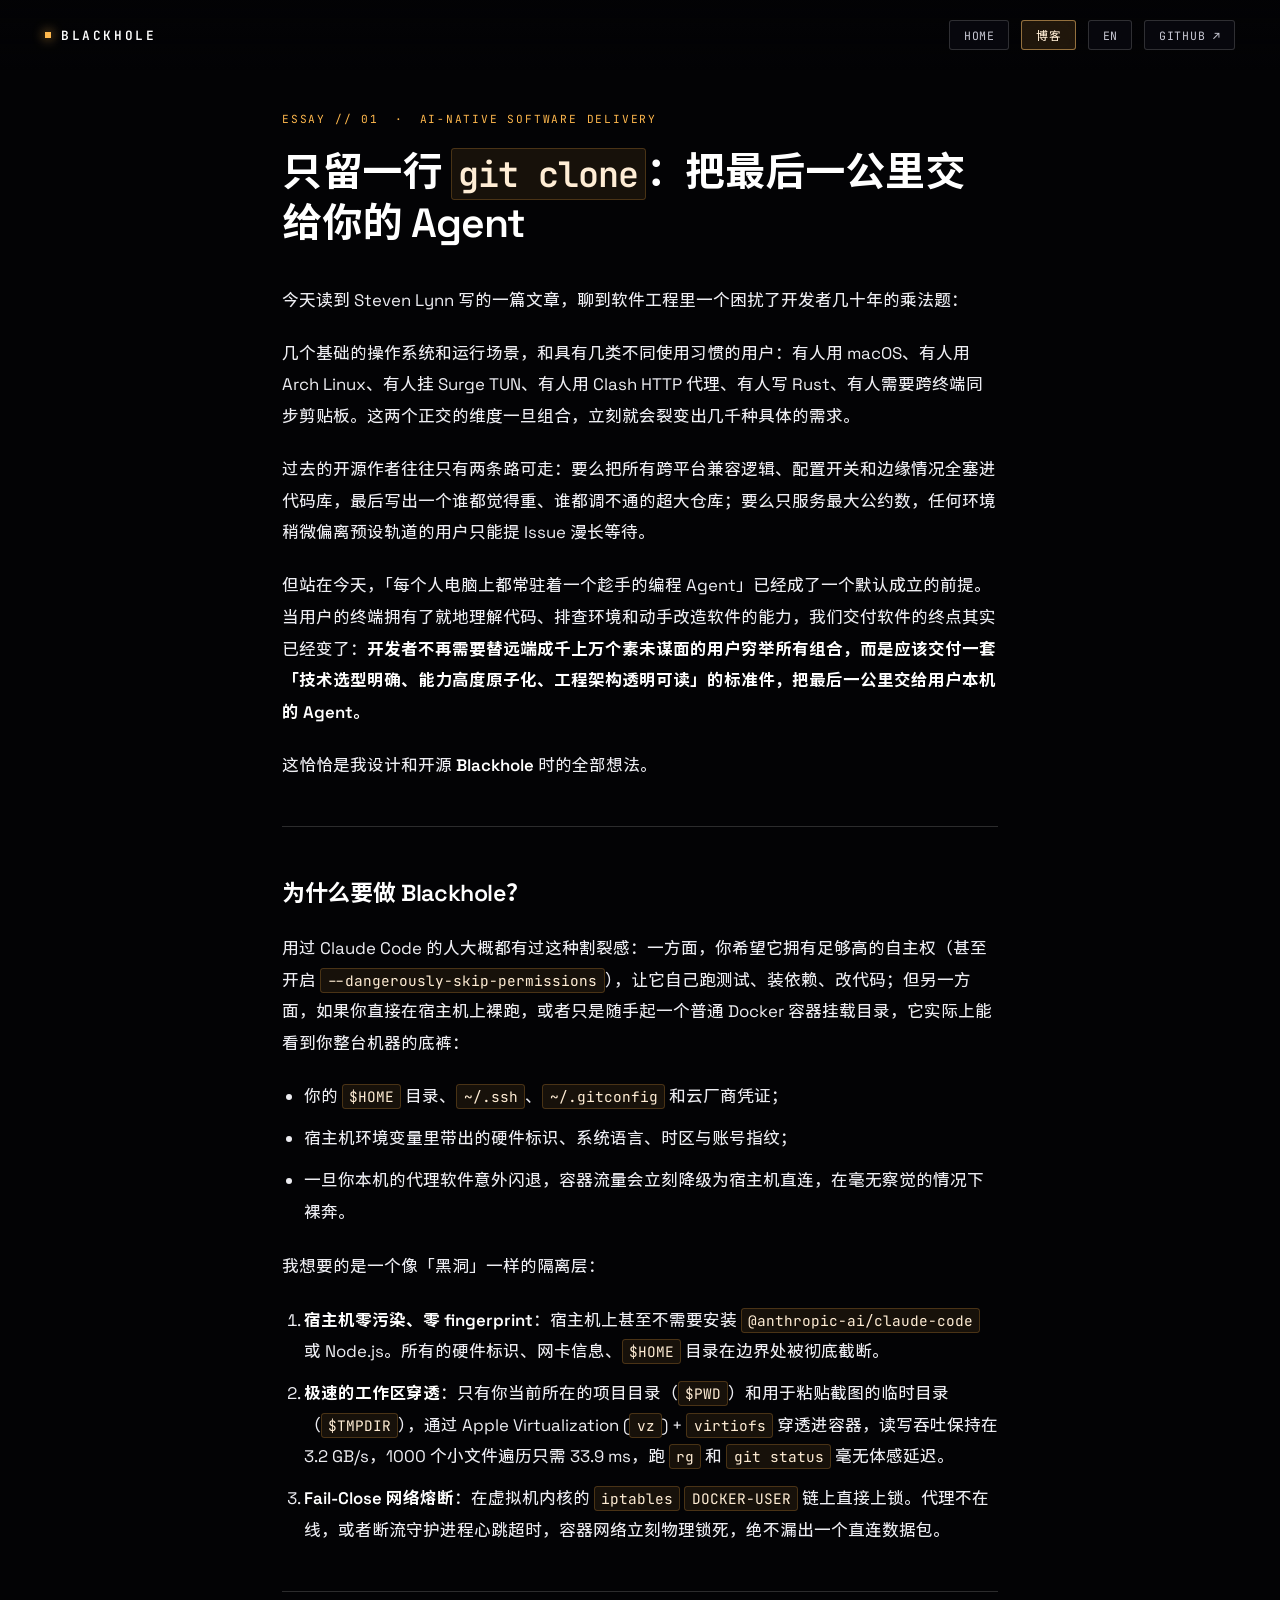
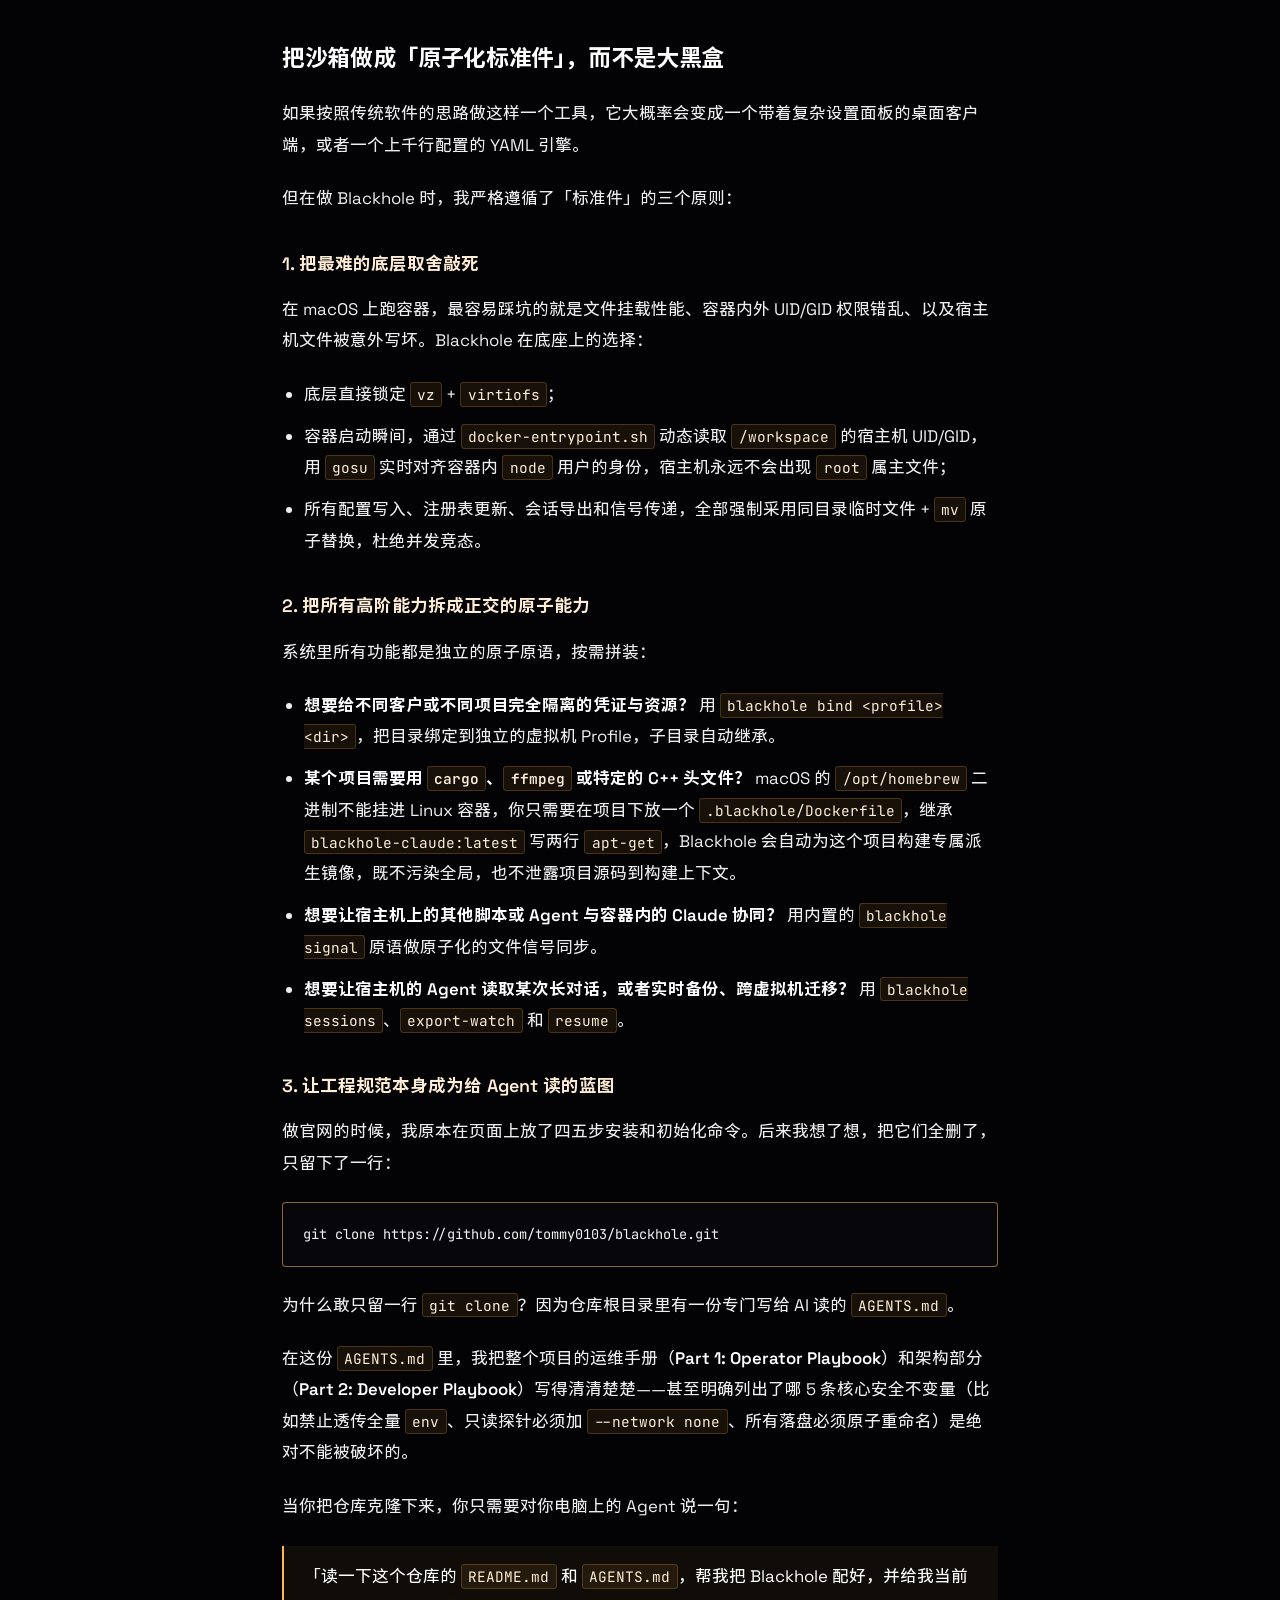
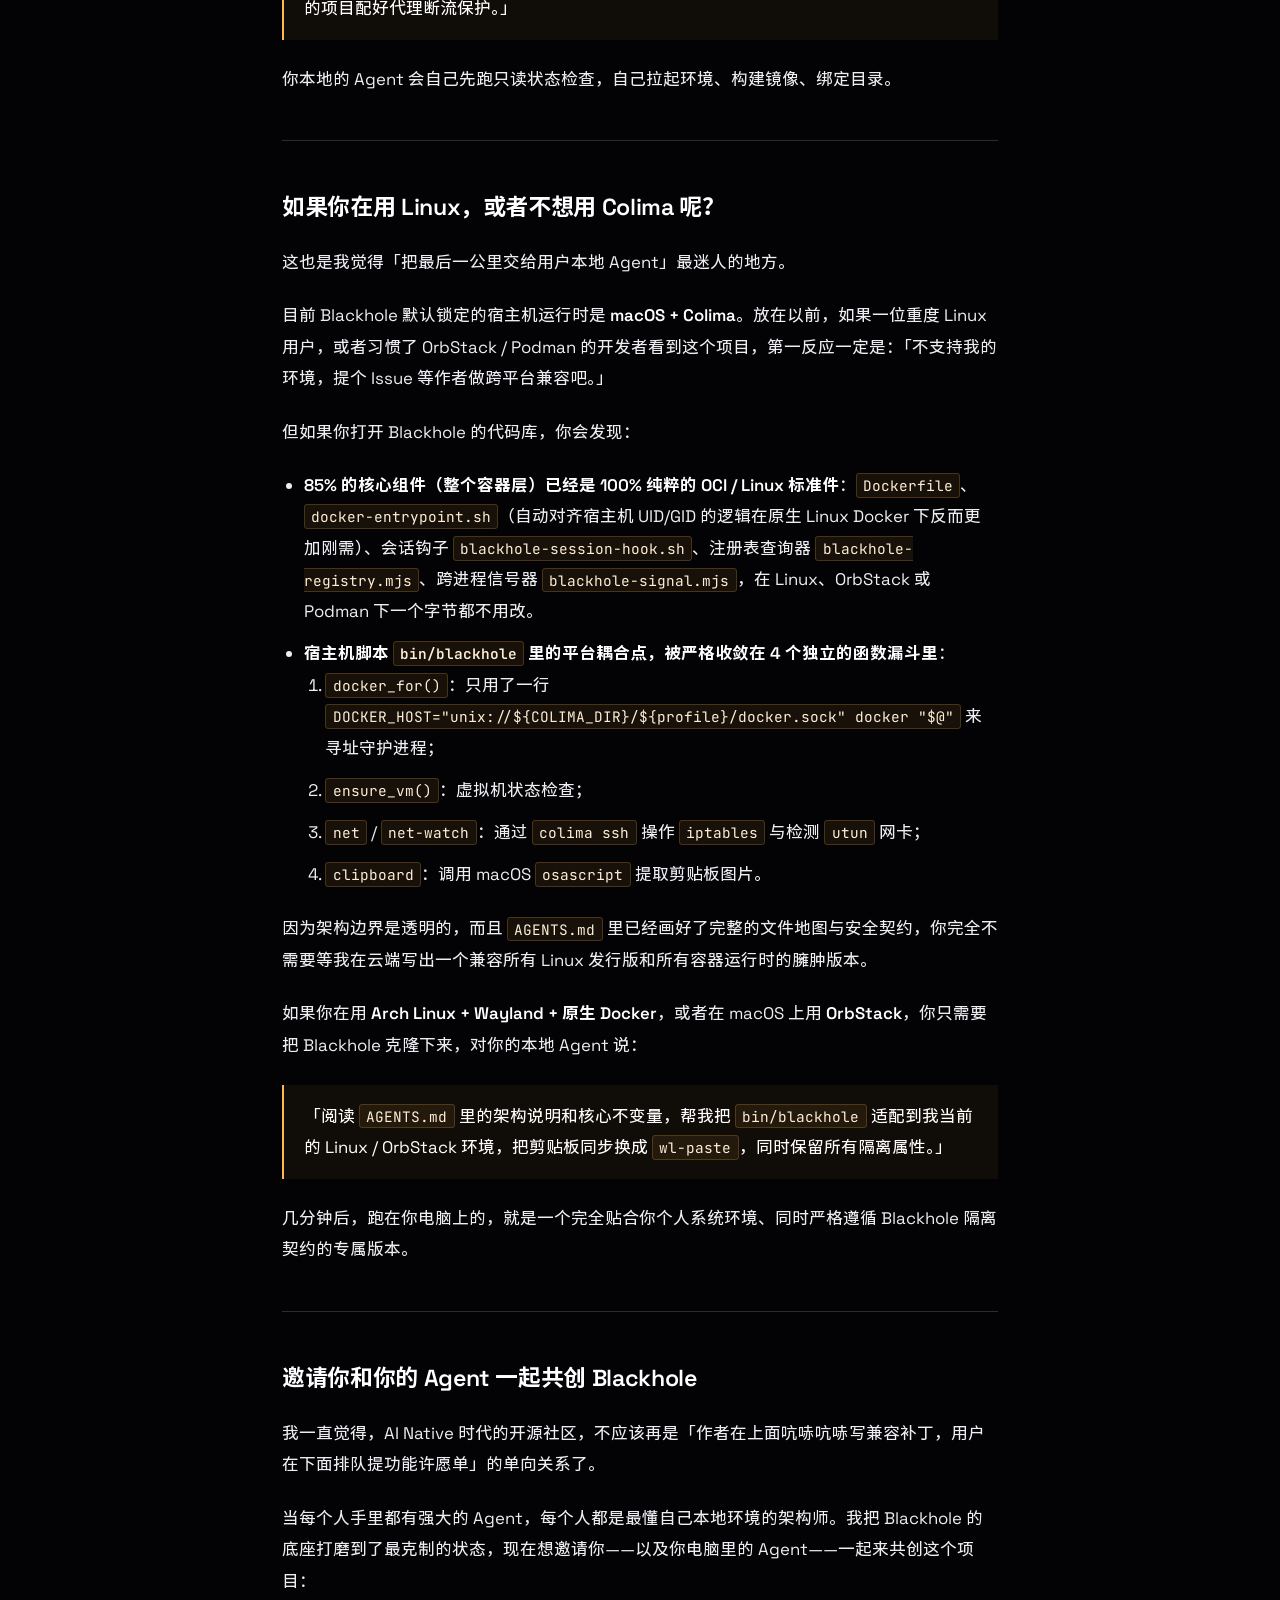
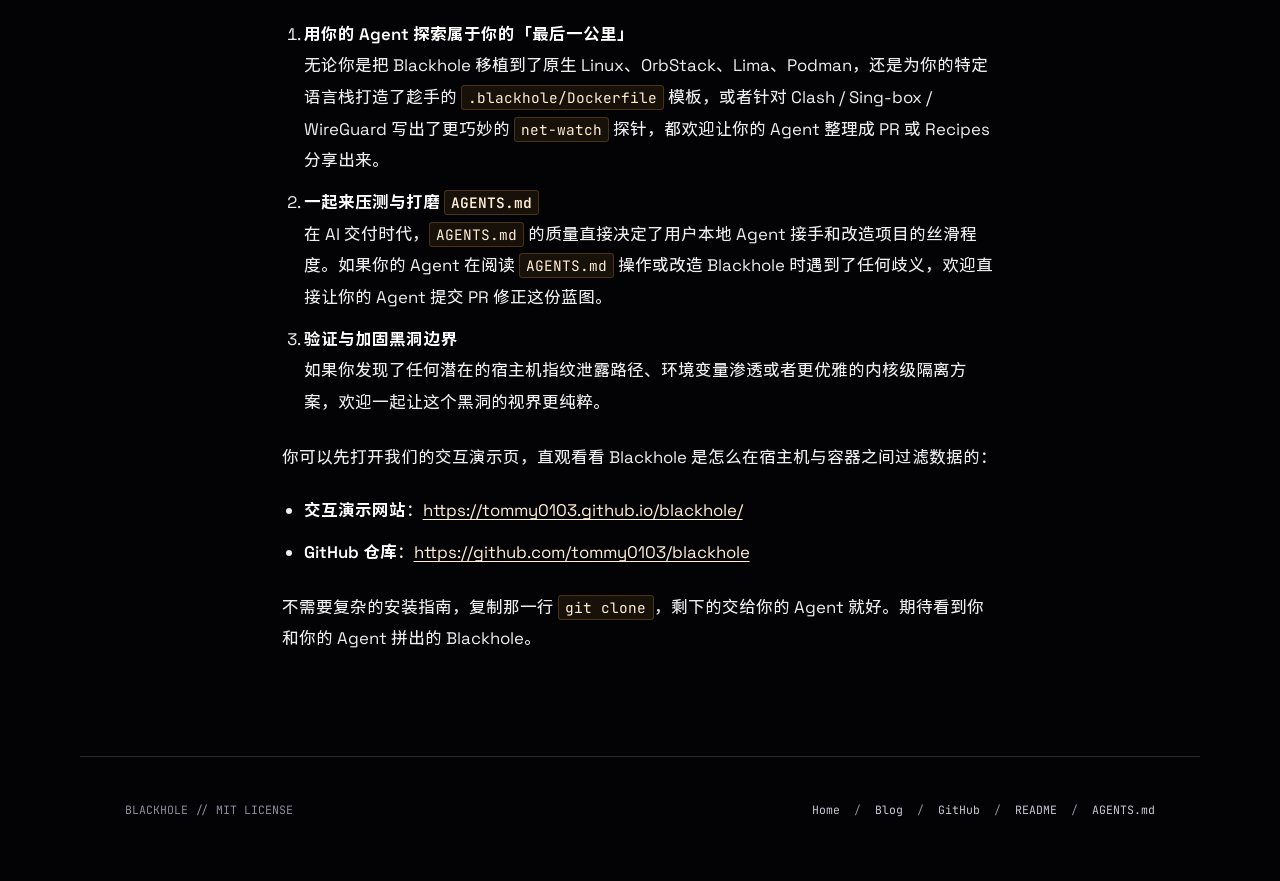
<file: blog.html>
<!DOCTYPE html>
<html lang="zh-CN">
<head>
  <meta charset="UTF-8" />
  <meta name="viewport" content="width=device-width, initial-scale=1.0" />
  <title>BLACKHOLE // BLOG — 只留一行 git clone：把最后一公里交给你的 Agent</title>
  <link rel="preconnect" href="https://fonts.googleapis.com" />
  <link rel="preconnect" href="https://fonts.gstatic.com" crossorigin />
  <link href="https://fonts.googleapis.com/css2?family=JetBrains+Mono:wght@400;500;600&family=Space+Grotesk:wght@400;500;600;700&display=swap" rel="stylesheet" />
  <link rel="stylesheet" href="./styles.css" />
</head>
<body>
  <!-- Minimal Top Bar -->
  <header class="topbar">
    <a href="./index.html" class="brand-mark">
      <span class="status-indicator-dot"></span>
      <span>BLACKHOLE</span>
    </a>

    <div class="top-actions">
      <a href="./index.html" class="hud-btn" id="nav-home">HOME</a>
      <a href="./blog.html" class="hud-btn active-nav" id="nav-blog">博客</a>
      <button id="blog-lang-toggle" class="hud-btn" type="button">EN</button>
      <a href="https://github.com/tommy0103/blackhole" target="_blank" rel="noopener noreferrer" class="hud-btn">GITHUB ↗</a>
    </div>
  </header>

  <main class="blog-shell">
    <!-- CHINESE ARTICLE (DEFAULT, MATCHING website/article.md) -->
    <article id="article-zh" class="blog-article">
      <div class="blog-meta">
        <span>ESSAY // 01</span>
        <span>·</span>
        <span>AI-NATIVE SOFTWARE DELIVERY</span>
      </div>

      <h1 class="blog-title">
        只留一行 <code>git clone</code>：把最后一公里交给你的 Agent
      </h1>

      <p>今天读到 Steven Lynn 写的一篇文章，聊到软件工程里一个困扰了开发者几十年的乘法题：</p>

      <p>几个基础的操作系统和运行场景，和具有几类不同使用习惯的用户：有人用 macOS、有人用 Arch Linux、有人挂 Surge TUN、有人用 Clash HTTP 代理、有人写 Rust、有人需要跨终端同步剪贴板。这两个正交的维度一旦组合，立刻就会裂变出几千种具体的需求。</p>

      <p>过去的开源作者往往只有两条路可走：要么把所有跨平台兼容逻辑、配置开关和边缘情况全塞进代码库，最后写出一个谁都觉得重、谁都调不通的超大仓库；要么只服务最大公约数，任何环境稍微偏离预设轨道的用户只能提 Issue 漫长等待。</p>

      <p>但站在今天，「每个人电脑上都常驻着一个趁手的编程 Agent」已经成了一个默认成立的前提。当用户的终端拥有了就地理解代码、排查环境和动手改造软件的能力，我们交付软件的终点其实已经变了：<strong>开发者不再需要替远端成千上万个素未谋面的用户穷举所有组合，而是应该交付一套「技术选型明确、能力高度原子化、工程架构透明可读」的标准件，把最后一公里交给用户本机的 Agent。</strong></p>

      <p>这恰恰是我设计和开源 <strong>Blackhole</strong> 时的全部想法。</p>

      <hr />

      <h2>为什么要做 Blackhole？</h2>

      <p>用过 Claude Code 的人大概都有过这种割裂感：一方面，你希望它拥有足够高的自主权（甚至开启 <code>--dangerously-skip-permissions</code>），让它自己跑测试、装依赖、改代码；但另一方面，如果你直接在宿主机上裸跑，或者只是随手起一个普通 Docker 容器挂载目录，它实际上能看到你整台机器的底裤：</p>

      <ul>
        <li>你的 <code>$HOME</code> 目录、<code>~/.ssh</code>、<code>~/.gitconfig</code> 和云厂商凭证；</li>
        <li>宿主机环境变量里带出的硬件标识、系统语言、时区与账号指纹；</li>
        <li>一旦你本机的代理软件意外闪退，容器流量会立刻降级为宿主机直连，在毫无察觉的情况下裸奔。</li>
      </ul>

      <p>我想要的是一个像「黑洞」一样的隔离层：</p>

      <ol>
        <li><strong>宿主机零污染、零 fingerprint</strong>：宿主机上甚至不需要安装 <code>@anthropic-ai/claude-code</code> 或 Node.js。所有的硬件标识、网卡信息、<code>$HOME</code> 目录在边界处被彻底截断。</li>
        <li><strong>极速的工作区穿透</strong>：只有你当前所在的项目目录（<code>$PWD</code>）和用于粘贴截图的临时目录（<code>$TMPDIR</code>），通过 Apple Virtualization (<code>vz</code>) + <code>virtiofs</code> 穿透进容器，读写吞吐保持在 3.2 GB/s，1000 个小文件遍历只需 33.9 ms，跑 <code>rg</code> 和 <code>git status</code> 毫无体感延迟。</li>
        <li><strong>Fail-Close 网络熔断</strong>：在虚拟机内核的 <code>iptables</code> <code>DOCKER-USER</code> 链上直接上锁。代理不在线，或者断流守护进程心跳超时，容器网络立刻物理锁死，绝不漏出一个直连数据包。</li>
      </ol>

      <hr />

      <h2>把沙箱做成「原子化标准件」，而不是大黑盒</h2>

      <p>如果按照传统软件的思路做这样一个工具，它大概率会变成一个带着复杂设置面板的桌面客户端，或者一个上千行配置的 YAML 引擎。</p>

      <p>但在做 Blackhole 时，我严格遵循了「标准件」的三个原则：</p>

      <h3>1. 把最难的底层取舍敲死</h3>

      <p>在 macOS 上跑容器，最容易踩坑的就是文件挂载性能、容器内外 UID/GID 权限错乱、以及宿主机文件被意外写坏。Blackhole 在底座上的选择：</p>

      <ul>
        <li>底层直接锁定 <code>vz</code> + <code>virtiofs</code>；</li>
        <li>容器启动瞬间，通过 <code>docker-entrypoint.sh</code> 动态读取 <code>/workspace</code> 的宿主机 UID/GID，用 <code>gosu</code> 实时对齐容器内 <code>node</code> 用户的身份，宿主机永远不会出现 <code>root</code> 属主文件；</li>
        <li>所有配置写入、注册表更新、会话导出和信号传递，全部强制采用同目录临时文件 + <code>mv</code> 原子替换，杜绝并发竞态。</li>
      </ul>

      <h3>2. 把所有高阶能力拆成正交的原子能力</h3>

      <p>系统里所有功能都是独立的原子原语，按需拼装：</p>

      <ul>
        <li><strong>想要给不同客户或不同项目完全隔离的凭证与资源？</strong> 用 <code>blackhole bind &lt;profile&gt; &lt;dir&gt;</code>，把目录绑定到独立的虚拟机 Profile，子目录自动继承。</li>
        <li><strong>某个项目需要用 <code>cargo</code>、<code>ffmpeg</code> 或特定的 C++ 头文件？</strong> macOS 的 <code>/opt/homebrew</code> 二进制不能挂进 Linux 容器，你只需要在项目下放一个 <code>.blackhole/Dockerfile</code>，继承 <code>blackhole-claude:latest</code> 写两行 <code>apt-get</code>，Blackhole 会自动为这个项目构建专属派生镜像，既不污染全局，也不泄露项目源码到构建上下文。</li>
        <li><strong>想要让宿主机上的其他脚本或 Agent 与容器内的 Claude 协同？</strong> 用内置的 <code>blackhole signal</code> 原语做原子化的文件信号同步。</li>
        <li><strong>想要让宿主机的 Agent 读取某次长对话，或者实时备份、跨虚拟机迁移？</strong> 用 <code>blackhole sessions</code>、<code>export-watch</code> 和 <code>resume</code>。</li>
      </ul>

      <h3>3. 让工程规范本身成为给 Agent 读的蓝图</h3>

      <p>做官网的时候，我原本在页面上放了四五步安装和初始化命令。后来我想了想，把它们全删了，只留下了一行：</p>

      <pre><code>git clone https://github.com/tommy0103/blackhole.git</code></pre>

      <p>为什么敢只留一行 <code>git clone</code>？因为仓库根目录里有一份专门写给 AI 读的 <code>AGENTS.md</code>。</p>

      <p>在这份 <code>AGENTS.md</code> 里，我把整个项目的运维手册（<strong>Part 1: Operator Playbook</strong>）和架构部分（<strong>Part 2: Developer Playbook</strong>）写得清清楚楚——甚至明确列出了哪 5 条核心安全不变量（比如禁止透传全量 <code>env</code>、只读探针必须加 <code>--network none</code>、所有落盘必须原子重命名）是绝对不能被破坏的。</p>

      <p>当你把仓库克隆下来，你只需要对你电脑上的 Agent 说一句：</p>

      <blockquote>
        <p>「读一下这个仓库的 <code>README.md</code> 和 <code>AGENTS.md</code>，帮我把 Blackhole 配好，并给我当前的项目配好代理断流保护。」</p>
      </blockquote>

      <p>你本地的 Agent 会自己先跑只读状态检查，自己拉起环境、构建镜像、绑定目录。</p>

      <hr />

      <h2>如果你在用 Linux，或者不想用 Colima 呢？</h2>

      <p>这也是我觉得「把最后一公里交给用户本地 Agent」最迷人的地方。</p>

      <p>目前 Blackhole 默认锁定的宿主机运行时是 <strong>macOS + Colima</strong>。放在以前，如果一位重度 Linux 用户，或者习惯了 OrbStack / Podman 的开发者看到这个项目，第一反应一定是：「不支持我的环境，提个 Issue 等作者做跨平台兼容吧。」</p>

      <p>但如果你打开 Blackhole 的代码库，你会发现：</p>

      <ul>
        <li><strong>85% 的核心组件（整个容器层）已经是 100% 纯粹的 OCI / Linux 标准件</strong>：<code>Dockerfile</code>、<code>docker-entrypoint.sh</code>（自动对齐宿主机 UID/GID 的逻辑在原生 Linux Docker 下反而更加刚需）、会话钩子 <code>blackhole-session-hook.sh</code>、注册表查询器 <code>blackhole-registry.mjs</code>、跨进程信号器 <code>blackhole-signal.mjs</code>，在 Linux、OrbStack 或 Podman 下一个字节都不用改。</li>
        <li><strong>宿主机脚本 <code>bin/blackhole</code> 里的平台耦合点，被严格收敛在 4 个独立的函数漏斗里</strong>：
          <ol>
            <li><code>docker_for()</code>：只用了一行 <code>DOCKER_HOST="unix://${COLIMA_DIR}/${profile}/docker.sock" docker "$@"</code> 来寻址守护进程；</li>
            <li><code>ensure_vm()</code>：虚拟机状态检查；</li>
            <li><code>net</code> / <code>net-watch</code>：通过 <code>colima ssh</code> 操作 <code>iptables</code> 与检测 <code>utun</code> 网卡；</li>
            <li><code>clipboard</code>：调用 macOS <code>osascript</code> 提取剪贴板图片。</li>
          </ol>
        </li>
      </ul>

      <p>因为架构边界是透明的，而且 <code>AGENTS.md</code> 里已经画好了完整的文件地图与安全契约，你完全不需要等我在云端写出一个兼容所有 Linux 发行版和所有容器运行时的臃肿版本。</p>

      <p>如果你在用 <strong>Arch Linux + Wayland + 原生 Docker</strong>，或者在 macOS 上用 <strong>OrbStack</strong>，你只需要把 Blackhole 克隆下来，对你的本地 Agent 说：</p>

      <blockquote>
        <p>「阅读 <code>AGENTS.md</code> 里的架构说明和核心不变量，帮我把 <code>bin/blackhole</code> 适配到我当前的 Linux / OrbStack 环境，把剪贴板同步换成 <code>wl-paste</code>，同时保留所有隔离属性。」</p>
      </blockquote>

      <p>几分钟后，跑在你电脑上的，就是一个完全贴合你个人系统环境、同时严格遵循 Blackhole 隔离契约的专属版本。</p>

      <hr />

      <h2>邀请你和你的 Agent 一起共创 Blackhole</h2>

      <p>我一直觉得，AI Native 时代的开源社区，不应该再是「作者在上面吭哧吭哧写兼容补丁，用户在下面排队提功能许愿单」的单向关系了。</p>

      <p>当每个人手里都有强大的 Agent，每个人都是最懂自己本地环境的架构师。我把 Blackhole 的底座打磨到了最克制的状态，现在想邀请你——以及你电脑里的 Agent——一起来共创这个项目：</p>

      <ol>
        <li><strong>用你的 Agent 探索属于你的「最后一公里」</strong><br />无论你是把 Blackhole 移植到了原生 Linux、OrbStack、Lima、Podman，还是为你的特定语言栈打造了趁手的 <code>.blackhole/Dockerfile</code> 模板，或者针对 Clash / Sing-box / WireGuard 写出了更巧妙的 <code>net-watch</code> 探针，都欢迎让你的 Agent 整理成 PR 或 Recipes 分享出来。</li>
        <li><strong>一起来压测与打磨 <code>AGENTS.md</code></strong><br />在 AI 交付时代，<code>AGENTS.md</code> 的质量直接决定了用户本地 Agent 接手和改造项目的丝滑程度。如果你的 Agent 在阅读 <code>AGENTS.md</code> 操作或改造 Blackhole 时遇到了任何歧义，欢迎直接让你的 Agent 提交 PR 修正这份蓝图。</li>
        <li><strong>验证与加固黑洞边界</strong><br />如果你发现了任何潜在的宿主机指纹泄露路径、环境变量渗透或者更优雅的内核级隔离方案，欢迎一起让这个黑洞的视界更纯粹。</li>
      </ol>

      <p>你可以先打开我们的交互演示页，直观看看 Blackhole 是怎么在宿主机与容器之间过滤数据的：</p>

      <ul>
        <li><strong>交互演示网站</strong>：<a href="./index.html">https://tommy0103.github.io/blackhole/</a></li>
        <li><strong>GitHub 仓库</strong>：<a href="https://github.com/tommy0103/blackhole" target="_blank" rel="noopener noreferrer">https://github.com/tommy0103/blackhole</a></li>
      </ul>

      <p>不需要复杂的安装指南，复制那一行 <code>git clone</code>，剩下的交给你的 Agent 就好。期待看到你和你的 Agent 拼出的 Blackhole。</p>
    </article>

    <!-- ENGLISH ARTICLE (TOGGLED VIA EN/中文 BUTTON) -->
    <article id="article-en" class="blog-article" style="display: none;">
      <div class="blog-meta">
        <span>ESSAY // 01</span>
        <span>·</span>
        <span>AI-NATIVE SOFTWARE DELIVERY</span>
      </div>

      <h1 class="blog-title">
        One <code>git clone</code>: Leaving the Last Mile to Your Agent
      </h1>

      <p>I recently read an essay by Steven Lynn about a multiplication problem that has haunted software engineering for decades:</p>

      <p>Take a handful of operating systems and runtime environments, and multiply them by users with completely different habits — some on macOS, some on Arch Linux, some routing traffic through Surge TUN, others using Clash HTTP proxies, some building Rust toolchains, others needing cross-terminal clipboard sync. Once those two variables multiply, they fracture into thousands of distinct edge-case requirements.</p>

      <p>Historically, open-source maintainers had only two choices: either stuff every cross-platform compatibility branch, config flag, and edge case into the codebase until it becomes a bloated monolith, or serve only the lowest common denominator and leave anyone with a slightly non-standard setup waiting in the issue tracker.</p>

      <p>Today, however, a new foundational assumption holds true: almost every developer has a capable coding Agent living right on their machine. When the user's terminal can understand code, inspect local environment quirks, and adapt software in place, the finish line of software delivery changes: <strong>maintainers no longer need to pre-solve every permutation in the cloud. Instead, we should deliver deterministic, atomic standard parts with a machine-readable blueprint — and leave the last mile to the user's local Agent.</strong></p>

      <p>That exact philosophy shaped every design decision in <strong>Blackhole</strong>.</p>

      <hr />

      <h2>Why Build Blackhole?</h2>

      <p>Anyone who uses Claude Code seriously knows the tension: you want to give it full autonomy (even <code>--dangerously-skip-permissions</code>) so it can run tests, install packages, and refactor unimpeded; yet running it bare on your host — or inside a naive Docker container with broad mounts — exposes your entire machine:</p>

      <ul>
        <li>Your <code>$HOME</code> directory, <code>~/.ssh</code>, <code>~/.gitconfig</code>, and cloud credentials;</li>
        <li>Host environment variables leaking hardware UUIDs, locale, timezone, and account identity;</li>
        <li>Silent direct-connection leaks the moment a local proxy crashes or restarts.</li>
      </ul>

      <p>I wanted an isolation boundary that behaves like a black hole:</p>

      <ol>
        <li><strong>Zero Host Pollution, Zero Fingerprint</strong>: Neither <code>@anthropic-ai/claude-code</code> nor Node.js is installed on your host. Hardware identifiers, network interfaces, and home directories are severed at the event horizon.</li>
        <li><strong>High-Velocity Workspace Slingshot</strong>: Only your current project directory (<code>$PWD</code>) and temporary clipboard staging (<code>$TMPDIR</code>) cross into the container over Apple Virtualization (<code>vz</code>) + <code>virtiofs</code>, sustaining 3.2 GB/s reads and 33.9 ms metadata traversal across 1,000 files.</li>
        <li><strong>Fail-Close Network Airgap</strong>: Enforced directly on the VM kernel's <code>iptables</code> <code>DOCKER-USER</code> chain. If your proxy drops or the watchdog heartbeat ages out, container egress locks shut immediately.</li>
      </ol>

      <hr />

      <h2>Building Atomic Standard Parts Instead of a Black Box</h2>

      <p>Built the traditional way, a tool like this would become a heavy Electron GUI or a sprawling YAML engine. Instead, Blackhole follows three rules of atomic standard parts:</p>

      <h3>1. Lock Down the Hard Architectural Trade-Offs</h3>

      <ul>
        <li>The base stack is pinned to <code>vz</code> + <code>virtiofs</code>;</li>
        <li>On container startup, <code>docker-entrypoint.sh</code> inspects the host UID/GID of <code>/workspace</code> and aligns the container <code>node</code> user via <code>gosu</code>, preventing root-owned files on the host;</li>
        <li>Every state file, registry update, exported transcript, and cross-agent signal uses same-directory temporary files + atomic <code>mv</code>.</li>
      </ul>

      <h3>2. Decompose Advanced Capabilities into Orthogonal Primitives</h3>

      <ul>
        <li><strong>Per-client or per-project isolation?</strong> Run <code>blackhole bind &lt;profile&gt; &lt;dir&gt;</code> to bind a directory tree to a dedicated VM profile and credential volume.</li>
        <li><strong>Project-specific Linux packages like <code>cargo</code> or <code>ffmpeg</code>?</strong> Drop a two-line <code>.blackhole/Dockerfile</code> extending <code>blackhole-claude:latest</code> into your project. Blackhole builds a derived image hashed to that directory without polluting the base image.</li>
        <li><strong>Host-to-container agent coordination?</strong> Use <code>blackhole signal</code> for atomic file-based signaling.</li>
        <li><strong>Session discovery, live backup, or migration?</strong> Compose <code>blackhole sessions</code>, <code>export-watch</code>, and <code>resume</code>.</li>
      </ul>

      <h3>3. Make the Engineering Blueprint Readable by Agents</h3>

      <p>When designing the landing page, I deleted the multi-step installation tutorial and left a single line:</p>

      <pre><code>git clone https://github.com/tommy0103/blackhole.git</code></pre>

      <p>Why? Because the repository root ships with a comprehensive <code>AGENTS.md</code> divided into <strong>Part 1: Operator Playbook</strong> and <strong>Part 2: Developer Playbook</strong> — complete with an architecture file map and 5 non-negotiable security invariants.</p>

      <p>Once cloned, you simply tell your local Agent:</p>

      <blockquote>
        <p>"Read <code>README.md</code> and <code>AGENTS.md</code> in this repo, set up Blackhole for my machine, and configure fail-close proxy protection for my current project."</p>
      </blockquote>

      <hr />

      <h2>What If You Use Linux, or Prefer OrbStack / Podman Over Colima?</h2>

      <p>This is where handing the last mile to the user's local Agent truly shines.</p>

      <p>Out of the box, Blackhole targets <strong>macOS + Colima</strong>. In the old open-source model, a Linux or OrbStack user would file an issue and wait months for upstream cross-platform support. But if you inspect Blackhole's codebase:</p>

      <ul>
        <li><strong>85% of the project (the entire container layer) is already 100% pure OCI / Linux standard parts</strong>: <code>Dockerfile</code>, <code>docker-entrypoint.sh</code> (whose dynamic UID/GID matching is even more vital on native Linux Docker), <code>blackhole-session-hook.sh</code>, <code>blackhole-registry.mjs</code>, and <code>blackhole-signal.mjs</code> require zero changes on Linux, OrbStack, or Podman.</li>
        <li><strong>Host coupling inside <code>bin/blackhole</code> is isolated to 4 small funnel functions</strong>:
          <ol>
            <li><code>docker_for()</code>: a single <code>DOCKER_HOST</code> wrapper;</li>
            <li><code>ensure_vm()</code>: VM readiness check;</li>
            <li><code>net</code> / <code>net-watch</code>: <code>iptables</code> rules and <code>utun</code> interface checks;</li>
            <li><code>clipboard</code>: macOS <code>osascript</code> image extraction.</li>
          </ol>
        </li>
      </ul>

      <p>If you run <strong>Arch Linux + Wayland + native Docker</strong>, or <strong>OrbStack</strong> on macOS, just clone the repo and tell your Agent:</p>

      <blockquote>
        <p>"Read the architecture map and core invariants in <code>AGENTS.md</code>, adapt <code>bin/blackhole</code> to my native Linux / OrbStack runtime, and swap clipboard syncing to <code>wl-paste</code> while preserving all isolation invariants."</p>
      </blockquote>

      <hr />

      <h2>Co-Create Blackhole With Your Agent</h2>

      <p>Open-source in the AI-native era no longer needs to be a one-way queue of feature requests. You — and your local Agent — are invited to co-create Blackhole:</p>

      <ol>
        <li><strong>Explore Your Own Last Mile</strong>: Port Blackhole to native Linux, OrbStack, Lima, or Podman; craft language-specific <code>.blackhole/Dockerfile</code> recipes; or build custom <code>net-watch</code> probes for Clash, Sing-box, or WireGuard, and have your Agent open a PR.</li>
        <li><strong>Stress-Test and Refine <code>AGENTS.md</code></strong>: If your Agent hits any ambiguity while operating or modifying Blackhole, have it submit a PR to sharpen the blueprint.</li>
        <li><strong>Harden the Event Horizon</strong>: Help audit and strengthen the isolation boundary against any subtle host fingerprint or environment leakage.</li>
      </ol>

      <ul>
        <li><strong>Interactive Demo</strong>: <a href="./index.html">https://tommy0103.github.io/blackhole/</a></li>
        <li><strong>GitHub Repository</strong>: <a href="https://github.com/tommy0103/blackhole" target="_blank" rel="noopener noreferrer">https://github.com/tommy0103/blackhole</a></li>
      </ul>
    </article>
  </main>

  <footer class="footer">
    <div>BLACKHOLE // MIT LICENSE</div>
    <div>
      <a href="./index.html">Home</a>
      &nbsp;/&nbsp;
      <a href="./blog.html">Blog</a>
      &nbsp;/&nbsp;
      <a href="https://github.com/tommy0103/blackhole" target="_blank" rel="noopener noreferrer">GitHub</a>
      &nbsp;/&nbsp;
      <a href="https://github.com/tommy0103/blackhole/blob/main/README.md" target="_blank" rel="noopener noreferrer">README</a>
      &nbsp;/&nbsp;
      <a href="https://github.com/tommy0103/blackhole/blob/main/AGENTS.md" target="_blank" rel="noopener noreferrer">AGENTS.md</a>
    </div>
  </footer>

  <script>
    const langBtn = document.getElementById('blog-lang-toggle');
    const zhArticle = document.getElementById('article-zh');
    const enArticle = document.getElementById('article-en');
    const navHome = document.getElementById('nav-home');
    const navBlog = document.getElementById('nav-blog');
    let blogLang = 'zh';

    langBtn.addEventListener('click', () => {
      blogLang = blogLang === 'zh' ? 'en' : 'zh';
      if (blogLang === 'zh') {
        zhArticle.style.display = 'block';
        enArticle.style.display = 'none';
        langBtn.textContent = 'EN';
        navHome.textContent = '首页';
        navBlog.textContent = '博客';
      } else {
        zhArticle.style.display = 'none';
        enArticle.style.display = 'block';
        langBtn.textContent = '中文';
        navHome.textContent = 'HOME';
        navBlog.textContent = 'BLOG';
      }
    });
  </script>
</body>
</html>
</file>
<file: styles.css>
@font-face {
  font-family: 'LXGW 975 Hei SC';
  src: local('LXGW 975 Hei SC'),
       local('975黑体 SC'),
       local('LXGW975HeiSC-Regular'),
       url('./fonts/LXGW975HeiSC-400W.ttf') format('truetype');
  font-weight: 400;
  font-style: normal;
  font-display: swap;
}

@font-face {
  font-family: 'LXGW 975 Hei SC';
  src: local('LXGW 975 Hei SC Medium'),
       local('975黑体 SC Medium'),
       local('LXGW975HeiSC-Medium'),
       url('./fonts/LXGW975HeiSC-500W.ttf') format('truetype');
  font-weight: 500;
  font-style: normal;
  font-display: swap;
}

@font-face {
  font-family: 'LXGW 975 Hei SC';
  src: local('LXGW 975 Hei SC Bold'),
       local('975黑体 SC Bold'),
       local('LXGW975HeiSC-Bold'),
       url('./fonts/LXGW975HeiSC-700W.ttf') format('truetype');
  font-weight: 600 700;
  font-style: normal;
  font-display: swap;
}

:root {
  --bg-void: #030305;
  --bg-card: rgba(14, 14, 22, 0.88);
  --border-dim: rgba(255, 255, 255, 0.16);
  --border-gold: rgba(255, 195, 110, 0.52);
  --gold-core: #ffb84d;
  --gold-bright: #ffedd5;
  --cyan-pass: #38bdf8;
  --emerald-ok: #34d399;
  --crimson-drop: #fb7185;
  --text-primary: #ffffff;
  --text-secondary: #c8c8d4;
  --text-muted: #8e8e9e;
  --font-display: 'Space Grotesk', 'LXGW 975 Hei SC', '975黑体 SC', 'LXGW975HeiSC', -apple-system, BlinkMacSystemFont, sans-serif;
  --font-sans: var(--font-display);
  --font-mono: 'JetBrains Mono', 'LXGW 975 Hei SC', '975黑体 SC', ui-monospace, SFMono-Regular, Menlo, monospace;
}

* {
  box-sizing: border-box;
  margin: 0;
  padding: 0;
}

html {
  scroll-behavior: smooth;
  background-color: var(--bg-void);
  color: var(--text-primary);
  font-family: var(--font-display);
  -webkit-font-smoothing: antialiased;
}

body {
  background-color: var(--bg-void);
  overflow-x: hidden;
}

::selection {
  background: rgba(255, 174, 66, 0.28);
  color: #fff;
}

/* Top Bar */
.topbar {
  position: fixed;
  top: 0;
  left: 0;
  right: 0;
  z-index: 50;
  display: flex;
  align-items: center;
  justify-content: space-between;
  padding: 1.25rem 2.8rem;
  background: linear-gradient(180deg, rgba(3, 3, 5, 0.9) 0%, rgba(3, 3, 5, 0) 100%);
}

.brand-mark {
  display: inline-flex;
  align-items: center;
  gap: 0.65rem;
  font-family: var(--font-mono);
  font-size: 0.8rem;
  font-weight: 600;
  letter-spacing: 0.2em;
  color: var(--text-primary);
  text-decoration: none;
}

.status-indicator-dot {
  width: 6px;
  height: 6px;
  background: var(--gold-core);
  box-shadow: 0 0 12px var(--gold-core);
}

body.airgap-active .status-indicator-dot {
  background: var(--crimson-drop);
  box-shadow: 0 0 14px var(--crimson-drop);
}

.top-actions {
  display: flex;
  align-items: center;
  gap: 0.75rem;
}

.hud-btn {
  background: rgba(10, 10, 16, 0.75);
  border: 1px solid var(--border-dim);
  color: var(--text-secondary);
  font-family: var(--font-mono);
  font-size: 0.72rem;
  letter-spacing: 0.06em;
  padding: 0.42rem 0.85rem;
  border-radius: 3px;
  cursor: pointer;
  text-decoration: none;
  backdrop-filter: blur(10px);
  transition: all 0.2s ease;
}

.hud-btn:hover {
  border-color: var(--border-gold);
  color: var(--gold-bright);
}

.hud-btn.active {
  background: rgba(244, 63, 94, 0.16);
  border-color: var(--crimson-drop);
  color: #fda4af;
}

/* ============================================================================
   HERO: Left (Host) -> Center (Black Hole Filter) -> Right (Claude Container)
   ============================================================================ */
.hero {
  position: relative;
  min-height: 100vh;
  max-width: 1380px;
  margin: 0 auto;
  padding: 5.2rem 2.8rem 2.5rem;
  display: grid;
  grid-template-rows: auto 1fr auto;
  gap: 1.5rem;
}

.hero-header {
  text-align: center;
  position: relative;
  z-index: 10;
}

.eyebrow {
  display: inline-block;
  font-family: var(--font-mono);
  font-size: 0.68rem;
  text-transform: uppercase;
  letter-spacing: 0.22em;
  color: var(--gold-core);
  margin-bottom: 0.55rem;
}

.hero-title {
  font-size: clamp(2.1rem, 3.6vw, 3.35rem);
  font-weight: 600;
  line-height: 1.08;
  letter-spacing: -0.03em;
  margin-bottom: 0.5rem;
}

.hero-subtitle {
  font-size: 0.94rem;
  color: var(--text-secondary);
  max-width: 640px;
  margin: 0 auto;
  line-height: 1.55;
}

/* 3-Column Interactive Singularity Diagram Stage */
.diagram-stage {
  position: relative;
  display: grid;
  grid-template-columns: 310px 1fr 310px;
  align-items: center;
  min-height: 460px;
}

/* WebGL Black Hole + Particle Stream Canvas sits behind the 3 columns */
#stage-canvas-wrap {
  position: absolute;
  inset: -30px -40px;
  z-index: 1;
  pointer-events: none;
}

#webgl-canvas, #flow-canvas {
  position: absolute;
  inset: 0;
  width: 100%;
  height: 100%;
}

/* Left & Right Columns */
.stage-column {
  position: relative;
  z-index: 5;
  display: flex;
  flex-direction: column;
  gap: 0.55rem;
}

.col-header {
  font-family: var(--font-mono);
  font-size: 0.68rem;
  letter-spacing: 0.14em;
  text-transform: uppercase;
  color: var(--text-secondary);
  padding-bottom: 0.45rem;
  margin-bottom: 0.2rem;
  border-bottom: 1px solid var(--border-dim);
  display: flex;
  justify-content: space-between;
}

.stream-item {
  background: var(--bg-card);
  border: 1px solid var(--border-dim);
  border-radius: 4px;
  padding: 0.62rem 0.85rem;
  font-family: var(--font-mono);
  font-size: 0.74rem;
  display: flex;
  align-items: center;
  justify-content: space-between;
  gap: 0.5rem;
  cursor: pointer;
  backdrop-filter: blur(12px);
  transition: all 0.2s ease;
}

.stream-item:hover, .stream-item.active {
  transform: translateX(4px);
}

.stream-item.swallowed {
  border-left: 3px solid var(--crimson-drop);
}

.stream-item.swallowed:hover, .stream-item.swallowed.active {
  border-color: var(--crimson-drop);
  background: rgba(244, 63, 94, 0.12);
}

.stream-item.passed {
  border-left: 3px solid var(--gold-core);
}

.stream-item.passed:hover, .stream-item.passed.active {
  border-color: var(--gold-core);
  background: rgba(255, 174, 66, 0.12);
}

.stream-name {
  color: var(--text-primary);
  font-weight: 500;
}

.stream-fate {
  font-size: 0.64rem;
  letter-spacing: 0.06em;
  padding: 0.15rem 0.42rem;
  border-radius: 2px;
}

.stream-fate.fate-swallowed {
  color: #fda4af;
  background: rgba(244, 63, 94, 0.16);
}

.stream-fate.fate-passed {
  color: var(--gold-bright);
  background: rgba(255, 174, 66, 0.16);
}

/* Center Singularity Caption */
.center-singularity-zone {
  position: relative;
  z-index: 4;
  height: 100%;
  display: flex;
  flex-direction: column;
  justify-content: flex-end;
  align-items: center;
  padding-bottom: 0.5rem;
  pointer-events: none;
}

.singularity-caption {
  background: rgba(6, 6, 10, 0.82);
  border: 1px solid var(--border-dim);
  padding: 0.42rem 0.9rem;
  border-radius: 3px;
  font-family: var(--font-mono);
  font-size: 0.68rem;
  letter-spacing: 0.06em;
  color: var(--text-secondary);
  text-align: center;
  backdrop-filter: blur(8px);
}

.singularity-caption strong {
  color: var(--gold-bright);
}

/* Right Column: What Claude Sees Inside Colima Container */
.output-card {
  background: var(--bg-card);
  border: 1px solid var(--border-dim);
  border-radius: 4px;
  padding: 0.72rem 0.9rem;
  font-family: var(--font-mono);
  font-size: 0.73rem;
  backdrop-filter: blur(12px);
}

.output-card.verified {
  border-right: 3px solid var(--emerald-ok);
}

.output-card.blinded {
  border-right: 3px solid var(--crimson-drop);
  background: rgba(20, 8, 14, 0.78);
}

.output-label {
  font-size: 0.63rem;
  color: var(--text-secondary);
  letter-spacing: 0.08em;
  text-transform: uppercase;
  margin-bottom: 0.22rem;
  display: flex;
  justify-content: space-between;
}

.output-val {
  color: var(--text-primary);
  font-weight: 500;
}

.output-val.highlight-gold {
  color: var(--gold-bright);
}

.output-val.highlight-green {
  color: #34d399;
}

.output-val.highlight-red {
  color: #fda4af;
}

/* Hero Footer: Install Bar */
.hero-bottom-bar {
  position: relative;
  z-index: 10;
  display: flex;
  justify-content: space-between;
  align-items: center;
  gap: 1.5rem;
  flex-wrap: wrap;
  padding-top: 0.75rem;
  border-top: 1px solid var(--border-dim);
}

.install-pill {
  display: flex;
  align-items: center;
  gap: 0.85rem;
  background: rgba(8, 8, 12, 0.9);
  border: 1px solid var(--border-gold);
  padding: 0.6rem 0.8rem 0.6rem 1.05rem;
  border-radius: 3px;
  font-family: var(--font-mono);
  font-size: 0.76rem;
  color: #f4f4f5;
}

.install-pill .prompt {
  color: var(--gold-core);
  user-select: none;
}

.install-pill .copy-btn {
  background: rgba(255, 174, 66, 0.15);
  border: 1px solid var(--border-gold);
  color: var(--gold-bright);
  font-family: var(--font-mono);
  font-size: 0.66rem;
  letter-spacing: 0.08em;
  padding: 0.28rem 0.6rem;
  border-radius: 2px;
  cursor: pointer;
  transition: all 0.2s;
}

.install-pill .copy-btn:hover {
  background: var(--gold-core);
  color: #000;
}

.legend-inline {
  display: flex;
  align-items: center;
  gap: 1.4rem;
  font-family: var(--font-mono);
  font-size: 0.7rem;
  color: var(--text-secondary);
}

.legend-dot {
  display: inline-block;
  width: 8px;
  height: 8px;
  border-radius: 50%;
  margin-right: 0.4rem;
}

.legend-dot.red {
  background: var(--crimson-drop);
  box-shadow: 0 0 8px var(--crimson-drop);
}

.legend-dot.gold {
  background: var(--gold-core);
  box-shadow: 0 0 8px var(--gold-core);
}

/* Below-the-fold Spacious Deck */
.content-deck {
  position: relative;
  z-index: 20;
  background: var(--bg-void);
}

.section {
  max-width: 1120px;
  margin: 0 auto;
  padding: 7.5rem 2.8rem;
}

.section-header {
  margin-bottom: 3rem;
}

.section-tag {
  font-family: var(--font-mono);
  font-size: 0.68rem;
  text-transform: uppercase;
  letter-spacing: 0.22em;
  color: var(--gold-core);
  margin-bottom: 0.65rem;
  display: block;
}

.section-title {
  font-size: clamp(1.7rem, 2.5vw, 2.25rem);
  font-weight: 500;
  letter-spacing: -0.02em;
}

/* Interactive Terminal */
.terminal-shell {
  background: rgba(6, 6, 10, 0.95);
  border: 1px solid var(--border-dim);
  border-radius: 4px;
  overflow: hidden;
  box-shadow: 0 25px 80px rgba(0, 0, 0, 0.9);
}

.terminal-header {
  display: flex;
  align-items: center;
  justify-content: space-between;
  padding: 0.8rem 1.25rem;
  background: rgba(12, 12, 18, 0.95);
  border-bottom: 1px solid var(--border-dim);
  flex-wrap: wrap;
  gap: 0.75rem;
}

.traffic-lights {
  display: flex;
  gap: 0.45rem;
}

.traffic-lights span {
  width: 9px;
  height: 9px;
  border-radius: 50%;
  background: rgba(255, 255, 255, 0.16);
}

.terminal-tabs {
  display: flex;
  gap: 0.5rem;
  flex-wrap: wrap;
}

.term-tab {
  background: transparent;
  border: 1px solid transparent;
  color: var(--text-secondary);
  font-family: var(--font-mono);
  font-size: 0.72rem;
  padding: 0.32rem 0.72rem;
  border-radius: 2px;
  cursor: pointer;
  transition: all 0.2s;
}

.term-tab:hover {
  color: var(--text-primary);
}

.term-tab.active {
  background: rgba(255, 174, 66, 0.14);
  border-color: var(--border-gold);
  color: var(--gold-bright);
}

.terminal-body {
  padding: 1.85rem;
  font-family: var(--font-mono);
  font-size: 0.82rem;
  line-height: 1.75;
  min-height: 260px;
  color: #f0f0f5;
  overflow-x: auto;
  white-space: pre-wrap;
}

.terminal-statusline {
  display: flex;
  align-items: center;
  justify-content: space-between;
  padding: 0.5rem 1.25rem;
  background: rgba(10, 8, 14, 0.98);
  border-top: 1px solid var(--border-dim);
  font-family: var(--font-mono);
  font-size: 0.71rem;
}

.statusline-left {
  display: flex;
  align-items: center;
  gap: 0.6rem;
}

.ansi-badge {
  background: #a21caf;
  color: #fff;
  font-weight: 700;
  padding: 0.1rem 0.45rem;
  border-radius: 2px;
  letter-spacing: 0.06em;
}

.ansi-magenta { color: #f0abfc; }
.ansi-cyan { color: var(--gold-bright); }
.ansi-dim { color: #8e8e9e; }
.ansi-green { color: #6ee7b7; }
.ansi-red { color: #fda4af; }
.ansi-yellow { color: #fcd34d; }

/* Monumental Benchmark Numbers */
.stats-grid {
  display: grid;
  grid-template-columns: repeat(3, 1fr);
  gap: 3rem;
  border-top: 1px solid var(--border-dim);
  padding-top: 3rem;
}

.stat-value {
  font-family: var(--font-mono);
  font-weight: 600;
  font-size: clamp(2.6rem, 3.8vw, 3.6rem);
  letter-spacing: -0.03em;
  line-height: 1;
  color: var(--gold-bright);
  margin-bottom: 0.65rem;
}

.stat-label {
  font-family: var(--font-mono);
  font-size: 0.74rem;
  letter-spacing: 0.08em;
  text-transform: uppercase;
  color: var(--text-primary);
  margin-bottom: 0.4rem;
}

.stat-sub {
  font-size: 0.85rem;
  color: var(--text-secondary);
  line-height: 1.6;
}

/* Footer */
.footer {
  max-width: 1120px;
  margin: 0 auto;
  padding: 2.8rem 2.8rem 4rem;
  border-top: 1px solid var(--border-dim);
  display: flex;
  justify-content: space-between;
  align-items: center;
  flex-wrap: wrap;
  gap: 1rem;
  font-family: var(--font-mono);
  font-size: 0.72rem;
  color: var(--text-muted);
}

.footer a {
  color: var(--text-secondary);
  text-decoration: none;
}

.footer a:hover {
  color: var(--gold-bright);
}

/* Blog / Essay Page */
.blog-shell {
  max-width: 780px;
  margin: 0 auto;
  padding: 6.8rem 2rem 5rem;
}

.blog-meta {
  display: flex;
  align-items: center;
  gap: 1rem;
  font-family: var(--font-mono);
  font-size: 0.7rem;
  letter-spacing: 0.16em;
  text-transform: uppercase;
  color: var(--gold-core);
  margin-bottom: 1.1rem;
}

.blog-title {
  font-family: var(--font-sans);
  font-weight: 600;
  font-size: clamp(1.75rem, 3.2vw, 2.55rem);
  line-height: 1.25;
  letter-spacing: -0.025em;
  color: var(--text-primary);
  margin-bottom: 2.2rem;
}

.blog-article {
  font-family: var(--font-sans);
  font-size: 1.05rem;
  line-height: 1.88;
  color: #ededf2;
  -webkit-font-smoothing: subpixel-antialiased;
}

.blog-article p {
  margin-bottom: 1.35rem;
}

.blog-article hr {
  border: 0;
  border-top: 1px solid var(--border-dim);
  margin: 2.8rem 0;
}

.blog-article h2 {
  font-family: var(--font-sans);
  font-weight: 600;
  font-size: 1.45rem;
  letter-spacing: -0.015em;
  color: var(--text-primary);
  margin: 2.6rem 0 1.1rem;
}

.blog-article h3 {
  font-family: var(--font-sans);
  font-weight: 600;
  font-size: 1.12rem;
  color: var(--gold-bright);
  margin: 2rem 0 0.85rem;
}

.blog-article ul,
.blog-article ol {
  margin: 0 0 1.45rem 1.35rem;
}

.blog-article li {
  margin-bottom: 0.65rem;
}

.blog-article strong {
  color: var(--text-primary);
  font-weight: 600;
}

.blog-article code {
  font-family: var(--font-mono);
  font-size: 0.86em;
  background: rgba(255, 174, 66, 0.08);
  border: 1px solid rgba(255, 174, 66, 0.22);
  color: var(--gold-bright);
  padding: 0.12rem 0.4rem;
  border-radius: 3px;
}

.blog-article pre {
  background: rgba(8, 8, 12, 0.95);
  border: 1px solid var(--border-gold);
  border-radius: 4px;
  padding: 1rem 1.25rem;
  margin: 1.4rem 0;
  overflow-x: auto;
}

.blog-article pre code {
  background: transparent;
  border: 0;
  padding: 0;
  color: #f4f4f5;
  font-size: 0.85rem;
}

.blog-article blockquote {
  margin: 1.5rem 0;
  padding: 0.95rem 1.25rem;
  border-left: 2px solid var(--gold-core);
  background: rgba(255, 174, 66, 0.05);
  color: var(--text-primary);
}

.blog-article blockquote p:last-child {
  margin-bottom: 0;
}

.blog-article a {
  color: var(--gold-bright);
  text-decoration: underline;
  text-underline-offset: 3px;
}

.blog-article a:hover {
  color: #fff;
}

.hud-btn.active-nav {
  border-color: var(--border-gold);
  color: var(--gold-bright);
  background: rgba(255, 174, 66, 0.12);
}

@media (max-width: 1024px) {
  .diagram-stage {
    grid-template-columns: 1fr;
    gap: 2rem;
  }
  .stats-grid {
    grid-template-columns: 1fr;
    gap: 2.2rem;
  }
}
</file>
